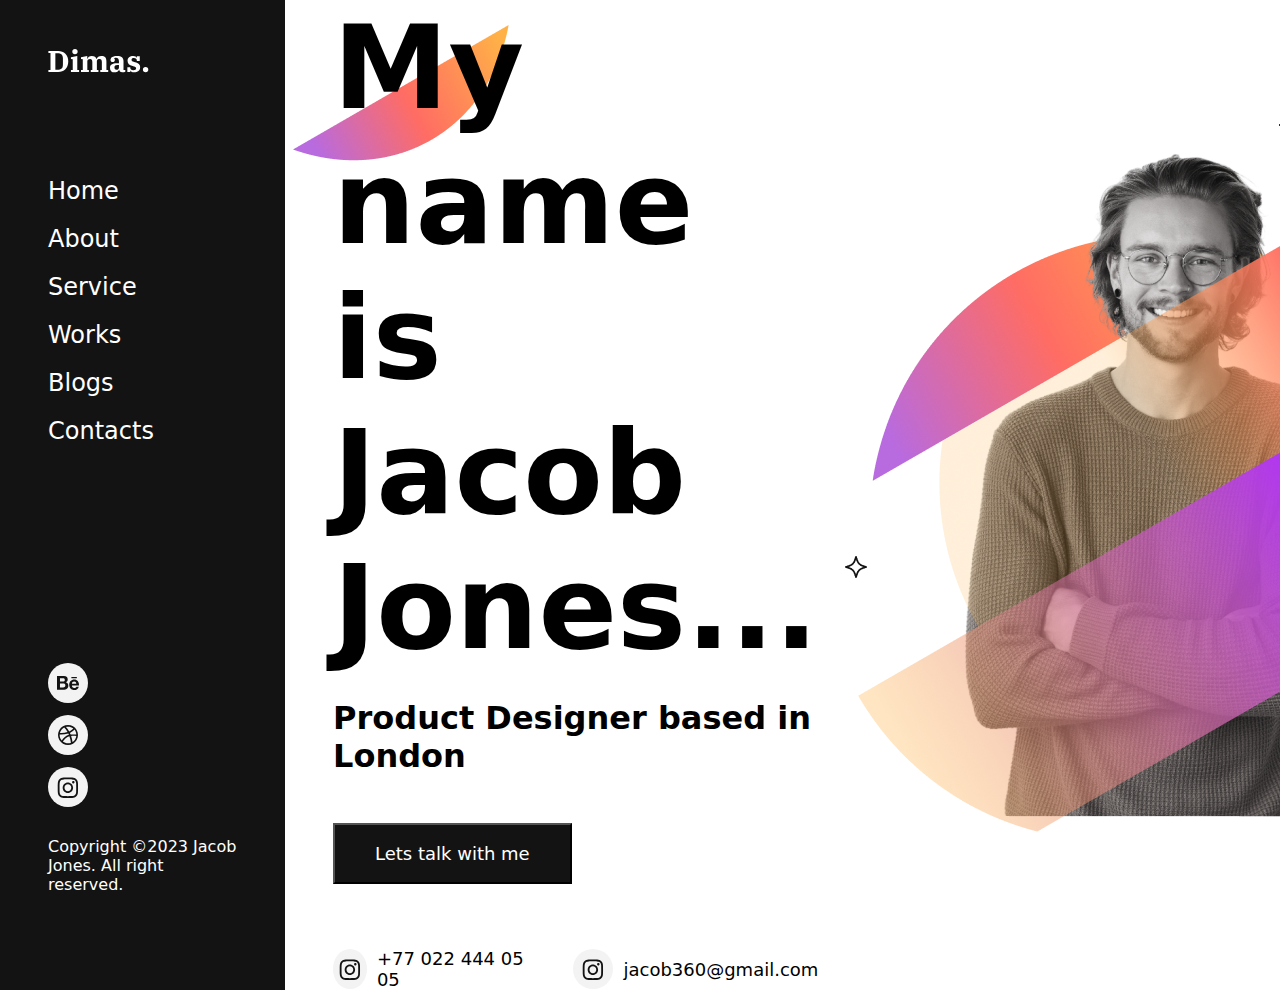
<file: index.html>
<!DOCTYPE html>
<html lang="en">

<head>
    <meta charset="UTF-8">
    <meta name="viewport" content="width=device-width, initial-scale=1.0">
    <title>Blog Portfolio</title>
    <link rel="stylesheet" href="styles.css">

</head>

<body>
    <div class="container">
        <div class="sidebar">
            <div class="logo-container">
                <svg width="101" height="25" viewBox="0 0 101 25" fill="none" xmlns="http://www.w3.org/2000/svg">
                    <path
                        d="M0.401875 22.02H2.50188V5.04H0.401875V3.06H10.1819C11.6219 3.06 12.9519 3.3 14.1719 3.78C15.4119 4.24 16.4819 4.92 17.3819 5.82C18.2819 6.7 18.9819 7.79 19.4819 9.09C20.0019 10.39 20.2619 11.87 20.2619 13.53C20.2619 15.19 20.0019 16.67 19.4819 17.97C18.9819 19.27 18.2819 20.37 17.3819 21.27C16.4819 22.15 15.4119 22.83 14.1719 23.31C12.9519 23.77 11.6219 24 10.1819 24H0.401875V22.02ZM7.36188 21.84H9.31188C10.3119 21.84 11.1619 21.74 11.8619 21.54C12.5819 21.34 13.1619 21.03 13.6019 20.61C14.0619 20.17 14.3919 19.6 14.5919 18.9C14.8119 18.18 14.9219 17.31 14.9219 16.29V10.77C14.9219 9.75 14.8119 8.89 14.5919 8.19C14.3919 7.47 14.0619 6.9 13.6019 6.48C13.1619 6.04 12.5819 5.72 11.8619 5.52C11.1619 5.32 10.3119 5.22 9.31188 5.22H7.36188V21.84ZM26.9784 6.21C26.1384 6.21 25.4784 5.98 24.9984 5.52C24.5384 5.06 24.3084 4.44 24.3084 3.66V3.51C24.3084 2.73 24.5384 2.11 24.9984 1.65C25.4784 1.19 26.1384 0.96 26.9784 0.96C27.8184 0.96 28.4684 1.19 28.9284 1.65C29.4084 2.11 29.6484 2.73 29.6484 3.51V3.66C29.6484 4.44 29.4084 5.06 28.9284 5.52C28.4684 5.98 27.8184 6.21 26.9784 6.21ZM22.9284 22.02H24.7284V11.31L22.9284 10.92V9.21L29.2884 7.92V22.02H31.0884V24H22.9284V22.02ZM32.9772 22.02H34.7772V11.31L32.9772 10.92V9.21L39.2472 7.92V10.89H39.3972C39.6772 10.09 40.1572 9.4 40.8372 8.82C41.5372 8.22 42.5072 7.92 43.7472 7.92C45.1072 7.92 46.1672 8.17 46.9272 8.67C47.7072 9.17 48.2372 9.91 48.5172 10.89H48.6372C48.9572 10.11 49.4972 9.42 50.2572 8.82C51.0172 8.22 52.0272 7.92 53.2872 7.92C55.1672 7.92 56.4872 8.4 57.2472 9.36C58.0272 10.32 58.4172 11.77 58.4172 13.71V22.02H60.2172V24H52.2972V22.02H53.8572V13.89C53.8572 12.83 53.6772 12.08 53.3172 11.64C52.9772 11.18 52.3872 10.95 51.5472 10.95C51.2072 10.95 50.8772 11 50.5572 11.1C50.2372 11.18 49.9472 11.32 49.6872 11.52C49.4472 11.7 49.2472 11.94 49.0872 12.24C48.9472 12.54 48.8772 12.89 48.8772 13.29V22.02H50.4372V24H42.7572V22.02H44.3172V13.89C44.3172 12.83 44.1372 12.08 43.7772 11.64C43.4372 11.18 42.8572 10.95 42.0372 10.95C41.3372 10.95 40.7072 11.14 40.1472 11.52C39.6072 11.88 39.3372 12.47 39.3372 13.29V22.02H40.8972V24H32.9772V22.02ZM66.8383 24.36C65.1383 24.36 63.8983 23.97 63.1183 23.19C62.3583 22.39 61.9783 21.28 61.9783 19.86C61.9783 16.76 64.2683 15.21 68.8483 15.21H70.9483V13.5C70.9483 12.28 70.7183 11.36 70.2583 10.74C69.7983 10.12 68.9983 9.81 67.8583 9.81C67.4383 9.81 67.0783 9.84 66.7783 9.9C66.4783 9.96 66.2183 10.04 65.9983 10.14V10.29C66.1983 10.39 66.3883 10.57 66.5683 10.83C66.7683 11.09 66.8683 11.44 66.8683 11.88C66.8683 12.48 66.6783 12.99 66.2983 13.41C65.9183 13.81 65.3483 14.01 64.5883 14.01C63.9883 14.01 63.4883 13.8 63.0883 13.38C62.6883 12.96 62.4883 12.43 62.4883 11.79C62.4883 11.31 62.6283 10.84 62.9083 10.38C63.1883 9.9 63.6083 9.48 64.1683 9.12C64.7283 8.76 65.4183 8.47 66.2383 8.25C67.0783 8.03 68.0383 7.92 69.1183 7.92C71.2983 7.92 72.9083 8.39 73.9483 9.33C74.9883 10.25 75.5083 11.56 75.5083 13.26V22.02H77.3083V23.73C76.9683 23.93 76.5283 24.08 75.9883 24.18C75.4483 24.3 74.8883 24.36 74.3083 24.36C73.2083 24.36 72.4283 24.11 71.9683 23.61C71.5283 23.09 71.3083 22.45 71.3083 21.69V21.63H71.1283C70.9883 21.97 70.8083 22.3 70.5883 22.62C70.3883 22.94 70.1183 23.23 69.7783 23.49C69.4583 23.75 69.0583 23.96 68.5783 24.12C68.0983 24.28 67.5183 24.36 66.8383 24.36ZM68.5483 21.66C69.2883 21.66 69.8683 21.49 70.2883 21.15C70.7283 20.81 70.9483 20.22 70.9483 19.38V17.01H69.3283C68.3683 17.01 67.6483 17.21 67.1683 17.61C66.7083 18.01 66.4783 18.58 66.4783 19.32V19.8C66.4783 20.44 66.6683 20.91 67.0483 21.21C67.4283 21.51 67.9283 21.66 68.5483 21.66ZM86.047 24.36C84.947 24.36 84.107 24.16 83.527 23.76C82.947 23.34 82.577 22.88 82.417 22.38H82.297V24H79.357V19.32H82.297V19.8C82.297 20.58 82.537 21.17 83.017 21.57C83.497 21.97 84.277 22.17 85.357 22.17C86.317 22.17 87.017 22.02 87.457 21.72C87.897 21.42 88.117 20.96 88.117 20.34C88.117 19.84 87.957 19.46 87.637 19.2C87.317 18.92 86.787 18.67 86.047 18.45L84.637 18.06C82.897 17.58 81.607 16.94 80.767 16.14C79.947 15.32 79.537 14.22 79.537 12.84C79.537 11.26 80.057 10.05 81.097 9.21C82.137 8.35 83.507 7.92 85.207 7.92C86.267 7.92 87.077 8.12 87.637 8.52C88.197 8.92 88.557 9.37 88.717 9.87H88.837V8.28H91.777V12.96H88.837V12.42C88.837 11.66 88.597 11.09 88.117 10.71C87.657 10.31 86.897 10.11 85.837 10.11C84.317 10.11 83.557 10.66 83.557 11.76C83.557 12.28 83.707 12.7 84.007 13.02C84.327 13.34 84.897 13.6 85.717 13.8L87.007 14.13C87.847 14.35 88.587 14.6 89.227 14.88C89.867 15.16 90.397 15.5 90.817 15.9C91.257 16.28 91.587 16.75 91.807 17.31C92.027 17.85 92.137 18.5 92.137 19.26C92.137 20.92 91.577 22.19 90.457 23.07C89.337 23.93 87.867 24.36 86.047 24.36ZM97.5913 24.36C96.7113 24.36 96.0413 24.11 95.5813 23.61C95.1213 23.09 94.8913 22.47 94.8913 21.75V21.63C94.8913 20.91 95.1213 20.3 95.5813 19.8C96.0413 19.28 96.7113 19.02 97.5913 19.02C98.4713 19.02 99.1413 19.28 99.6013 19.8C100.061 20.3 100.291 20.91 100.291 21.63V21.75C100.291 22.47 100.061 23.09 99.6013 23.61C99.1413 24.11 98.4713 24.36 97.5913 24.36Z"
                        fill="white" />
                </svg>
            </div>
            <div class="menu-container">
                <ul>
                    <li>
                        <a href="/index.html" class="menu-item">
                            Home
                        </a>
                    </li>
                    <li>
                        <a href="./about.html" class="menu-item">
                            About
                        </a>
                    </li>
                    <li>
                        <a href="#" class="menu-item">
                            Service
                        </a>
                    </li>
                    <li>
                        <a href="#" class="menu-item">
                            Works
                        </a>
                    </li>
                    <li>
                        <a href="#" class="menu-item">
                            Blogs
                        </a>
                    </li>
                    <li>
                        <a href="#" class="menu-item">
                            Contacts
                        </a>
                    </li>
                </ul>
            </div>
            <div class="icon-container">
                <div class="icon-wrapper">
                    <svg width="22" height="14" viewBox="0 0 22 14" fill="none" xmlns="http://www.w3.org/2000/svg">
                        <path
                            d="M14.364 0.92608H19.8537V2.27615H14.364V0.92608ZM8.86329 6.26778C10.0768 5.67922 10.7124 4.78382 10.7124 3.40028C10.7124 0.663877 8.70369 0 6.38399 0H0V13.735H6.56285C9.02289 13.735 11.3316 12.5356 11.3316 9.74616C11.3316 8.02231 10.5281 6.74756 8.86329 6.26778ZM2.97736 2.3431H5.77036C6.84628 2.3431 7.81213 2.64714 7.81213 3.91353C7.81213 5.0795 7.06091 5.54812 5.996 5.54812H2.97736V2.3431ZM6.1556 11.4031H2.97461V7.62064H6.21889C7.52871 7.62064 8.35697 8.17573 8.35697 9.58159C8.35697 10.9651 7.36911 11.4031 6.1556 11.4031ZM22 8.90656C22 5.96374 20.3022 3.51185 17.2313 3.51185C14.2457 3.51185 12.2149 5.79079 12.2149 8.77824C12.2149 11.8745 14.1383 14 17.2313 14C19.573 14 21.0892 12.9317 21.8184 10.6527H19.4437C19.185 11.5035 18.1338 11.9498 17.3166 11.9498C15.7371 11.9498 14.9116 11.0126 14.9116 9.4198H21.9807C21.989 9.25523 22 9.08229 22 8.90656ZM14.9116 7.69596C14.9969 6.38773 15.8582 5.57043 17.146 5.57043C18.4998 5.57043 19.1767 6.37657 19.2951 7.69596H14.9116Z"
                            fill="#141313" />
                    </svg>
                </div>
                <div class="icon-wrapper">
                    <svg width="20" height="20" viewBox="0 0 20 20" fill="none" xmlns="http://www.w3.org/2000/svg">
                        <path
                            d="M18.66 4.98C17.766 3.447 16.553 2.233 15.019 1.34C13.486 0.447 11.813 0 10 0C8.187 0 6.514 0.447 4.98 1.34C3.447 2.233 2.233 3.447 1.34 4.98C0.447 6.513 0 8.187 0 10C0 11.813 0.446 13.487 1.34 15.02C2.234 16.554 3.447 17.767 4.981 18.66C6.514 19.553 8.187 20 10 20C11.813 20 13.486 19.553 15.02 18.66C16.553 17.767 17.767 16.554 18.661 15.02C19.554 13.487 20 11.813 20 10C20 8.187 19.554 6.513 18.66 4.98ZM10 1.66C12 1.66 13.772 2.3 15.32 3.579C14.4 4.753 13.034 5.719 11.22 6.479C10.218 4.666 9.132 3.152 7.959 1.939C8.641 1.753 9.319 1.66 10 1.66ZM3.51 4.8C4.264 3.853 5.166 3.114 6.221 2.58C7.433 3.781 8.546 5.28 9.561 7.08C7.561 7.68 5.447 7.98 3.22 7.98C2.647 7.98 2.214 7.967 1.92 7.94C2.227 6.793 2.757 5.747 3.51 4.8ZM1.66 10C1.66 9.946 1.663 9.88 1.67 9.8C1.677 9.72 1.68 9.654 1.68 9.6C1.934 9.614 2.321 9.62 2.841 9.62C5.507 9.62 7.987 9.253 10.28 8.52C10.467 8.893 10.661 9.313 10.86 9.78C9.54 10.073 8.186 10.786 6.799 11.92C5.412 13.054 4.4 14.247 3.76 15.5C2.36 13.913 1.66 12.08 1.66 10ZM10 18.34C8.106 18.34 6.406 17.753 4.899 16.581C5.5 15.394 6.423 14.259 7.67 13.18C8.916 12.1 10.153 11.427 11.38 11.16C12.152 13.293 12.673 15.499 12.94 17.78C11.966 18.153 10.986 18.34 10 18.34ZM17.08 14.38C16.414 15.446 15.554 16.32 14.5 17.001C14.26 14.921 13.8 12.894 13.121 10.92C14.053 10.854 14.886 10.82 15.621 10.82C16.42 10.82 17.307 10.854 18.28 10.92C18.146 12.16 17.746 13.313 17.08 14.38ZM15.84 9.38C14.68 9.38 13.607 9.427 12.62 9.52C12.366 8.867 12.14 8.327 11.94 7.9C14.006 6.994 15.472 5.894 16.339 4.6C17.539 6.014 18.193 7.627 18.299 9.44C17.487 9.4 16.667 9.38 15.84 9.38Z"
                            fill="#141313" />
                    </svg>

                </div>
                <div class="icon-wrapper">
                    <svg width="22" height="21" viewBox="0 0 22 21" fill="none" xmlns="http://www.w3.org/2000/svg">
                        <path
                            d="M20.9801 6.50738C20.9325 5.41665 20.758 4.66678 20.5079 4.01701C20.25 3.3273 19.8532 2.7098 19.3332 2.19647C18.8253 1.67515 18.2102 1.27006 17.5355 1.01348C16.8888 0.760806 16.1506 0.584422 15.0713 0.536332C13.9838 0.484169 13.6386 0.472107 10.8806 0.472107C8.12258 0.472107 7.77736 0.484169 6.69396 0.532259C5.6146 0.58035 4.87254 0.75689 4.22969 1.0094C3.54701 1.27006 2.93594 1.67108 2.42796 2.19647C1.91207 2.7098 1.51136 3.33137 1.25729 4.0131C1.00725 4.66678 0.832703 5.41258 0.785114 6.50331C0.733494 7.60218 0.721558 7.95103 0.721558 10.7381C0.721558 13.5251 0.733494 13.874 0.781083 14.9688C0.828673 16.0595 1.00337 16.8094 1.25341 17.4592C1.51136 18.1489 1.91207 18.7664 2.42796 19.2797C2.93594 19.801 3.55104 20.2061 4.22566 20.4627C4.87254 20.7154 5.61057 20.8917 6.69009 20.9398C7.77333 20.9881 8.1187 21 10.8767 21C13.6347 21 13.98 20.9881 15.0634 20.9398C16.1427 20.8917 16.8848 20.7154 17.5276 20.4627C18.8928 19.9293 19.9722 18.8386 20.5 17.4592C20.7499 16.8055 20.9246 16.0595 20.9722 14.9688C21.0198 13.874 21.0317 13.5251 21.0317 10.7381C21.0317 7.95103 21.0277 7.60218 20.9801 6.50738ZM19.1508 14.8886C19.1071 15.8911 18.9404 16.4325 18.8015 16.7934C18.4602 17.6877 17.7578 18.3975 16.8728 18.7424C16.5157 18.8828 15.9761 19.0512 14.9879 19.0952C13.9164 19.1434 13.5951 19.1553 10.8846 19.1553C8.1742 19.1553 7.84882 19.1434 6.78124 19.0952C5.78914 19.0512 5.25341 18.8828 4.89626 18.7424C4.45586 18.5779 4.05499 18.3173 3.72962 17.9764C3.39231 17.6435 3.13436 17.2425 2.9716 16.7975C2.8327 16.4366 2.66606 15.8911 2.6225 14.8927C2.57476 13.8099 2.56298 13.485 2.56298 10.7461C2.56298 8.00711 2.57476 7.67831 2.6225 6.59964C2.66606 5.59711 2.8327 5.05574 2.9716 4.69482C3.13436 4.24963 3.39231 3.8447 3.73365 3.51575C4.0629 3.17488 4.45974 2.91422 4.90029 2.7499C5.25744 2.60955 5.7972 2.44115 6.78527 2.39698C7.85673 2.34889 8.17823 2.33683 10.8885 2.33683C13.603 2.33683 13.9243 2.34889 14.9919 2.39698C15.984 2.44115 16.5197 2.60955 16.8769 2.7499C17.3173 2.91422 17.7181 3.17488 18.0435 3.51575C18.3808 3.84862 18.6388 4.24963 18.8015 4.69482C18.9404 5.05574 19.1071 5.60102 19.1508 6.59964C19.1984 7.68238 19.2103 8.00711 19.2103 10.7461C19.2103 13.485 19.1984 13.8058 19.1508 14.8886Z"
                            fill="#141313" />
                        <path
                            d="M10.8791 5.46497C7.99811 5.46497 5.66064 7.82688 5.66064 10.7383C5.66064 13.6497 7.99811 16.0117 10.8791 16.0117C13.7602 16.0117 16.0975 13.6497 16.0975 10.7383C16.0975 7.82688 13.7602 5.46497 10.8791 5.46497ZM10.8791 14.159C9.01005 14.159 7.494 12.6272 7.494 10.7383C7.494 8.84947 9.01005 7.31762 10.8791 7.31762C12.7482 7.31762 14.2641 8.84947 14.2641 10.7383C14.2641 12.6272 12.7482 14.159 10.8791 14.159Z"
                            fill="#141313" />
                        <path
                            d="M17.5242 5.25601C17.5242 5.93573 16.9788 6.48686 16.306 6.48686C15.6334 6.48686 15.088 5.93573 15.088 5.25601C15.088 4.57614 15.6334 4.02516 16.306 4.02516C16.9788 4.02516 17.5242 4.57614 17.5242 5.25601Z"
                            fill="#141313" />
                    </svg>

                </div>
            </div>
            <div class="copyright">
                Copyright ©2023 Jacob Jones. All right reserved.
            </div>
        </div>
        <div class="main">
            <div class="content">
                <h1>My name is<b> Jacob Jones...</b></h1>
                <h3>Product Designer based in London</h3>
                <input type="button" value="Lets talk with me" class="btn">
                <div class="social-content">
                    <div class="social-wrapper">
                        <!-- icon here -->
                        <div class="icon-wrapper">
                            <svg width="22" height="21" viewBox="0 0 22 21" fill="none"
                                xmlns="http://www.w3.org/2000/svg">
                                <path
                                    d="M20.9801 6.50738C20.9325 5.41665 20.758 4.66678 20.5079 4.01701C20.25 3.3273 19.8532 2.7098 19.3332 2.19647C18.8253 1.67515 18.2102 1.27006 17.5355 1.01348C16.8888 0.760806 16.1506 0.584422 15.0713 0.536332C13.9838 0.484169 13.6386 0.472107 10.8806 0.472107C8.12258 0.472107 7.77736 0.484169 6.69396 0.532259C5.6146 0.58035 4.87254 0.75689 4.22969 1.0094C3.54701 1.27006 2.93594 1.67108 2.42796 2.19647C1.91207 2.7098 1.51136 3.33137 1.25729 4.0131C1.00725 4.66678 0.832703 5.41258 0.785114 6.50331C0.733494 7.60218 0.721558 7.95103 0.721558 10.7381C0.721558 13.5251 0.733494 13.874 0.781083 14.9688C0.828673 16.0595 1.00337 16.8094 1.25341 17.4592C1.51136 18.1489 1.91207 18.7664 2.42796 19.2797C2.93594 19.801 3.55104 20.2061 4.22566 20.4627C4.87254 20.7154 5.61057 20.8917 6.69009 20.9398C7.77333 20.9881 8.1187 21 10.8767 21C13.6347 21 13.98 20.9881 15.0634 20.9398C16.1427 20.8917 16.8848 20.7154 17.5276 20.4627C18.8928 19.9293 19.9722 18.8386 20.5 17.4592C20.7499 16.8055 20.9246 16.0595 20.9722 14.9688C21.0198 13.874 21.0317 13.5251 21.0317 10.7381C21.0317 7.95103 21.0277 7.60218 20.9801 6.50738ZM19.1508 14.8886C19.1071 15.8911 18.9404 16.4325 18.8015 16.7934C18.4602 17.6877 17.7578 18.3975 16.8728 18.7424C16.5157 18.8828 15.9761 19.0512 14.9879 19.0952C13.9164 19.1434 13.5951 19.1553 10.8846 19.1553C8.1742 19.1553 7.84882 19.1434 6.78124 19.0952C5.78914 19.0512 5.25341 18.8828 4.89626 18.7424C4.45586 18.5779 4.05499 18.3173 3.72962 17.9764C3.39231 17.6435 3.13436 17.2425 2.9716 16.7975C2.8327 16.4366 2.66606 15.8911 2.6225 14.8927C2.57476 13.8099 2.56298 13.485 2.56298 10.7461C2.56298 8.00711 2.57476 7.67831 2.6225 6.59964C2.66606 5.59711 2.8327 5.05574 2.9716 4.69482C3.13436 4.24963 3.39231 3.8447 3.73365 3.51575C4.0629 3.17488 4.45974 2.91422 4.90029 2.7499C5.25744 2.60955 5.7972 2.44115 6.78527 2.39698C7.85673 2.34889 8.17823 2.33683 10.8885 2.33683C13.603 2.33683 13.9243 2.34889 14.9919 2.39698C15.984 2.44115 16.5197 2.60955 16.8769 2.7499C17.3173 2.91422 17.7181 3.17488 18.0435 3.51575C18.3808 3.84862 18.6388 4.24963 18.8015 4.69482C18.9404 5.05574 19.1071 5.60102 19.1508 6.59964C19.1984 7.68238 19.2103 8.00711 19.2103 10.7461C19.2103 13.485 19.1984 13.8058 19.1508 14.8886Z"
                                    fill="#141313" />
                                <path
                                    d="M10.8791 5.46497C7.99811 5.46497 5.66064 7.82688 5.66064 10.7383C5.66064 13.6497 7.99811 16.0117 10.8791 16.0117C13.7602 16.0117 16.0975 13.6497 16.0975 10.7383C16.0975 7.82688 13.7602 5.46497 10.8791 5.46497ZM10.8791 14.159C9.01005 14.159 7.494 12.6272 7.494 10.7383C7.494 8.84947 9.01005 7.31762 10.8791 7.31762C12.7482 7.31762 14.2641 8.84947 14.2641 10.7383C14.2641 12.6272 12.7482 14.159 10.8791 14.159Z"
                                    fill="#141313" />
                                <path
                                    d="M17.5242 5.25601C17.5242 5.93573 16.9788 6.48686 16.306 6.48686C15.6334 6.48686 15.088 5.93573 15.088 5.25601C15.088 4.57614 15.6334 4.02516 16.306 4.02516C16.9788 4.02516 17.5242 4.57614 17.5242 5.25601Z"
                                    fill="#141313" />
                            </svg>
                        </div>
                        <p>+77 022 444 05 05</p>
                    </div>
                    <div class="social-wrapper">
                        <!-- icon here -->
                        <div class="icon-wrapper">
                            <svg width="22" height="21" viewBox="0 0 22 21" fill="none"
                                xmlns="http://www.w3.org/2000/svg">
                                <path
                                    d="M20.9801 6.50738C20.9325 5.41665 20.758 4.66678 20.5079 4.01701C20.25 3.3273 19.8532 2.7098 19.3332 2.19647C18.8253 1.67515 18.2102 1.27006 17.5355 1.01348C16.8888 0.760806 16.1506 0.584422 15.0713 0.536332C13.9838 0.484169 13.6386 0.472107 10.8806 0.472107C8.12258 0.472107 7.77736 0.484169 6.69396 0.532259C5.6146 0.58035 4.87254 0.75689 4.22969 1.0094C3.54701 1.27006 2.93594 1.67108 2.42796 2.19647C1.91207 2.7098 1.51136 3.33137 1.25729 4.0131C1.00725 4.66678 0.832703 5.41258 0.785114 6.50331C0.733494 7.60218 0.721558 7.95103 0.721558 10.7381C0.721558 13.5251 0.733494 13.874 0.781083 14.9688C0.828673 16.0595 1.00337 16.8094 1.25341 17.4592C1.51136 18.1489 1.91207 18.7664 2.42796 19.2797C2.93594 19.801 3.55104 20.2061 4.22566 20.4627C4.87254 20.7154 5.61057 20.8917 6.69009 20.9398C7.77333 20.9881 8.1187 21 10.8767 21C13.6347 21 13.98 20.9881 15.0634 20.9398C16.1427 20.8917 16.8848 20.7154 17.5276 20.4627C18.8928 19.9293 19.9722 18.8386 20.5 17.4592C20.7499 16.8055 20.9246 16.0595 20.9722 14.9688C21.0198 13.874 21.0317 13.5251 21.0317 10.7381C21.0317 7.95103 21.0277 7.60218 20.9801 6.50738ZM19.1508 14.8886C19.1071 15.8911 18.9404 16.4325 18.8015 16.7934C18.4602 17.6877 17.7578 18.3975 16.8728 18.7424C16.5157 18.8828 15.9761 19.0512 14.9879 19.0952C13.9164 19.1434 13.5951 19.1553 10.8846 19.1553C8.1742 19.1553 7.84882 19.1434 6.78124 19.0952C5.78914 19.0512 5.25341 18.8828 4.89626 18.7424C4.45586 18.5779 4.05499 18.3173 3.72962 17.9764C3.39231 17.6435 3.13436 17.2425 2.9716 16.7975C2.8327 16.4366 2.66606 15.8911 2.6225 14.8927C2.57476 13.8099 2.56298 13.485 2.56298 10.7461C2.56298 8.00711 2.57476 7.67831 2.6225 6.59964C2.66606 5.59711 2.8327 5.05574 2.9716 4.69482C3.13436 4.24963 3.39231 3.8447 3.73365 3.51575C4.0629 3.17488 4.45974 2.91422 4.90029 2.7499C5.25744 2.60955 5.7972 2.44115 6.78527 2.39698C7.85673 2.34889 8.17823 2.33683 10.8885 2.33683C13.603 2.33683 13.9243 2.34889 14.9919 2.39698C15.984 2.44115 16.5197 2.60955 16.8769 2.7499C17.3173 2.91422 17.7181 3.17488 18.0435 3.51575C18.3808 3.84862 18.6388 4.24963 18.8015 4.69482C18.9404 5.05574 19.1071 5.60102 19.1508 6.59964C19.1984 7.68238 19.2103 8.00711 19.2103 10.7461C19.2103 13.485 19.1984 13.8058 19.1508 14.8886Z"
                                    fill="#141313" />
                                <path
                                    d="M10.8791 5.46497C7.99811 5.46497 5.66064 7.82688 5.66064 10.7383C5.66064 13.6497 7.99811 16.0117 10.8791 16.0117C13.7602 16.0117 16.0975 13.6497 16.0975 10.7383C16.0975 7.82688 13.7602 5.46497 10.8791 5.46497ZM10.8791 14.159C9.01005 14.159 7.494 12.6272 7.494 10.7383C7.494 8.84947 9.01005 7.31762 10.8791 7.31762C12.7482 7.31762 14.2641 8.84947 14.2641 10.7383C14.2641 12.6272 12.7482 14.159 10.8791 14.159Z"
                                    fill="#141313" />
                                <path
                                    d="M17.5242 5.25601C17.5242 5.93573 16.9788 6.48686 16.306 6.48686C15.6334 6.48686 15.088 5.93573 15.088 5.25601C15.088 4.57614 15.6334 4.02516 16.306 4.02516C16.9788 4.02516 17.5242 4.57614 17.5242 5.25601Z"
                                    fill="#141313" />
                            </svg>
                        </div>
                        <p>jacob360@gmail.com</p>
                    </div>
                </div>
                <img src="/assets/condiment-name.png" alt="condiment" class="condiment-content">
            </div>
            <div class="image-content">
                <img src="./assets/profile-image.png" alt="">
            </div>
            <div class="icon-content">
                <div class="icon-container">
                    <div class="icon-wrapper">
                        <svg width="22" height="14" viewBox="0 0 22 14" fill="none" xmlns="http://www.w3.org/2000/svg">
                            <path
                                d="M14.364 0.92608H19.8537V2.27615H14.364V0.92608ZM8.86329 6.26778C10.0768 5.67922 10.7124 4.78382 10.7124 3.40028C10.7124 0.663877 8.70369 0 6.38399 0H0V13.735H6.56285C9.02289 13.735 11.3316 12.5356 11.3316 9.74616C11.3316 8.02231 10.5281 6.74756 8.86329 6.26778ZM2.97736 2.3431H5.77036C6.84628 2.3431 7.81213 2.64714 7.81213 3.91353C7.81213 5.0795 7.06091 5.54812 5.996 5.54812H2.97736V2.3431ZM6.1556 11.4031H2.97461V7.62064H6.21889C7.52871 7.62064 8.35697 8.17573 8.35697 9.58159C8.35697 10.9651 7.36911 11.4031 6.1556 11.4031ZM22 8.90656C22 5.96374 20.3022 3.51185 17.2313 3.51185C14.2457 3.51185 12.2149 5.79079 12.2149 8.77824C12.2149 11.8745 14.1383 14 17.2313 14C19.573 14 21.0892 12.9317 21.8184 10.6527H19.4437C19.185 11.5035 18.1338 11.9498 17.3166 11.9498C15.7371 11.9498 14.9116 11.0126 14.9116 9.4198H21.9807C21.989 9.25523 22 9.08229 22 8.90656ZM14.9116 7.69596C14.9969 6.38773 15.8582 5.57043 17.146 5.57043C18.4998 5.57043 19.1767 6.37657 19.2951 7.69596H14.9116Z"
                                fill="#141313" />
                        </svg>
                    </div>
                    <div class="icon-wrapper">
                        <svg width="20" height="20" viewBox="0 0 20 20" fill="none" xmlns="http://www.w3.org/2000/svg">
                            <path
                                d="M18.66 4.98C17.766 3.447 16.553 2.233 15.019 1.34C13.486 0.447 11.813 0 10 0C8.187 0 6.514 0.447 4.98 1.34C3.447 2.233 2.233 3.447 1.34 4.98C0.447 6.513 0 8.187 0 10C0 11.813 0.446 13.487 1.34 15.02C2.234 16.554 3.447 17.767 4.981 18.66C6.514 19.553 8.187 20 10 20C11.813 20 13.486 19.553 15.02 18.66C16.553 17.767 17.767 16.554 18.661 15.02C19.554 13.487 20 11.813 20 10C20 8.187 19.554 6.513 18.66 4.98ZM10 1.66C12 1.66 13.772 2.3 15.32 3.579C14.4 4.753 13.034 5.719 11.22 6.479C10.218 4.666 9.132 3.152 7.959 1.939C8.641 1.753 9.319 1.66 10 1.66ZM3.51 4.8C4.264 3.853 5.166 3.114 6.221 2.58C7.433 3.781 8.546 5.28 9.561 7.08C7.561 7.68 5.447 7.98 3.22 7.98C2.647 7.98 2.214 7.967 1.92 7.94C2.227 6.793 2.757 5.747 3.51 4.8ZM1.66 10C1.66 9.946 1.663 9.88 1.67 9.8C1.677 9.72 1.68 9.654 1.68 9.6C1.934 9.614 2.321 9.62 2.841 9.62C5.507 9.62 7.987 9.253 10.28 8.52C10.467 8.893 10.661 9.313 10.86 9.78C9.54 10.073 8.186 10.786 6.799 11.92C5.412 13.054 4.4 14.247 3.76 15.5C2.36 13.913 1.66 12.08 1.66 10ZM10 18.34C8.106 18.34 6.406 17.753 4.899 16.581C5.5 15.394 6.423 14.259 7.67 13.18C8.916 12.1 10.153 11.427 11.38 11.16C12.152 13.293 12.673 15.499 12.94 17.78C11.966 18.153 10.986 18.34 10 18.34ZM17.08 14.38C16.414 15.446 15.554 16.32 14.5 17.001C14.26 14.921 13.8 12.894 13.121 10.92C14.053 10.854 14.886 10.82 15.621 10.82C16.42 10.82 17.307 10.854 18.28 10.92C18.146 12.16 17.746 13.313 17.08 14.38ZM15.84 9.38C14.68 9.38 13.607 9.427 12.62 9.52C12.366 8.867 12.14 8.327 11.94 7.9C14.006 6.994 15.472 5.894 16.339 4.6C17.539 6.014 18.193 7.627 18.299 9.44C17.487 9.4 16.667 9.38 15.84 9.38Z"
                                fill="#141313" />
                        </svg>

                    </div>
                    <div class="icon-wrapper">
                        <svg width="22" height="21" viewBox="0 0 22 21" fill="none" xmlns="http://www.w3.org/2000/svg">
                            <path
                                d="M20.9801 6.50738C20.9325 5.41665 20.758 4.66678 20.5079 4.01701C20.25 3.3273 19.8532 2.7098 19.3332 2.19647C18.8253 1.67515 18.2102 1.27006 17.5355 1.01348C16.8888 0.760806 16.1506 0.584422 15.0713 0.536332C13.9838 0.484169 13.6386 0.472107 10.8806 0.472107C8.12258 0.472107 7.77736 0.484169 6.69396 0.532259C5.6146 0.58035 4.87254 0.75689 4.22969 1.0094C3.54701 1.27006 2.93594 1.67108 2.42796 2.19647C1.91207 2.7098 1.51136 3.33137 1.25729 4.0131C1.00725 4.66678 0.832703 5.41258 0.785114 6.50331C0.733494 7.60218 0.721558 7.95103 0.721558 10.7381C0.721558 13.5251 0.733494 13.874 0.781083 14.9688C0.828673 16.0595 1.00337 16.8094 1.25341 17.4592C1.51136 18.1489 1.91207 18.7664 2.42796 19.2797C2.93594 19.801 3.55104 20.2061 4.22566 20.4627C4.87254 20.7154 5.61057 20.8917 6.69009 20.9398C7.77333 20.9881 8.1187 21 10.8767 21C13.6347 21 13.98 20.9881 15.0634 20.9398C16.1427 20.8917 16.8848 20.7154 17.5276 20.4627C18.8928 19.9293 19.9722 18.8386 20.5 17.4592C20.7499 16.8055 20.9246 16.0595 20.9722 14.9688C21.0198 13.874 21.0317 13.5251 21.0317 10.7381C21.0317 7.95103 21.0277 7.60218 20.9801 6.50738ZM19.1508 14.8886C19.1071 15.8911 18.9404 16.4325 18.8015 16.7934C18.4602 17.6877 17.7578 18.3975 16.8728 18.7424C16.5157 18.8828 15.9761 19.0512 14.9879 19.0952C13.9164 19.1434 13.5951 19.1553 10.8846 19.1553C8.1742 19.1553 7.84882 19.1434 6.78124 19.0952C5.78914 19.0512 5.25341 18.8828 4.89626 18.7424C4.45586 18.5779 4.05499 18.3173 3.72962 17.9764C3.39231 17.6435 3.13436 17.2425 2.9716 16.7975C2.8327 16.4366 2.66606 15.8911 2.6225 14.8927C2.57476 13.8099 2.56298 13.485 2.56298 10.7461C2.56298 8.00711 2.57476 7.67831 2.6225 6.59964C2.66606 5.59711 2.8327 5.05574 2.9716 4.69482C3.13436 4.24963 3.39231 3.8447 3.73365 3.51575C4.0629 3.17488 4.45974 2.91422 4.90029 2.7499C5.25744 2.60955 5.7972 2.44115 6.78527 2.39698C7.85673 2.34889 8.17823 2.33683 10.8885 2.33683C13.603 2.33683 13.9243 2.34889 14.9919 2.39698C15.984 2.44115 16.5197 2.60955 16.8769 2.7499C17.3173 2.91422 17.7181 3.17488 18.0435 3.51575C18.3808 3.84862 18.6388 4.24963 18.8015 4.69482C18.9404 5.05574 19.1071 5.60102 19.1508 6.59964C19.1984 7.68238 19.2103 8.00711 19.2103 10.7461C19.2103 13.485 19.1984 13.8058 19.1508 14.8886Z"
                                fill="#141313" />
                            <path
                                d="M10.8791 5.46497C7.99811 5.46497 5.66064 7.82688 5.66064 10.7383C5.66064 13.6497 7.99811 16.0117 10.8791 16.0117C13.7602 16.0117 16.0975 13.6497 16.0975 10.7383C16.0975 7.82688 13.7602 5.46497 10.8791 5.46497ZM10.8791 14.159C9.01005 14.159 7.494 12.6272 7.494 10.7383C7.494 8.84947 9.01005 7.31762 10.8791 7.31762C12.7482 7.31762 14.2641 8.84947 14.2641 10.7383C14.2641 12.6272 12.7482 14.159 10.8791 14.159Z"
                                fill="#141313" />
                            <path
                                d="M17.5242 5.25601C17.5242 5.93573 16.9788 6.48686 16.306 6.48686C15.6334 6.48686 15.088 5.93573 15.088 5.25601C15.088 4.57614 15.6334 4.02516 16.306 4.02516C16.9788 4.02516 17.5242 4.57614 17.5242 5.25601Z"
                                fill="#141313" />
                        </svg>

                    </div>
                    <div class="horizontal-line"></div>
                </div>
            </div>
        </div>
    </div>
</body>

</html>
</file>
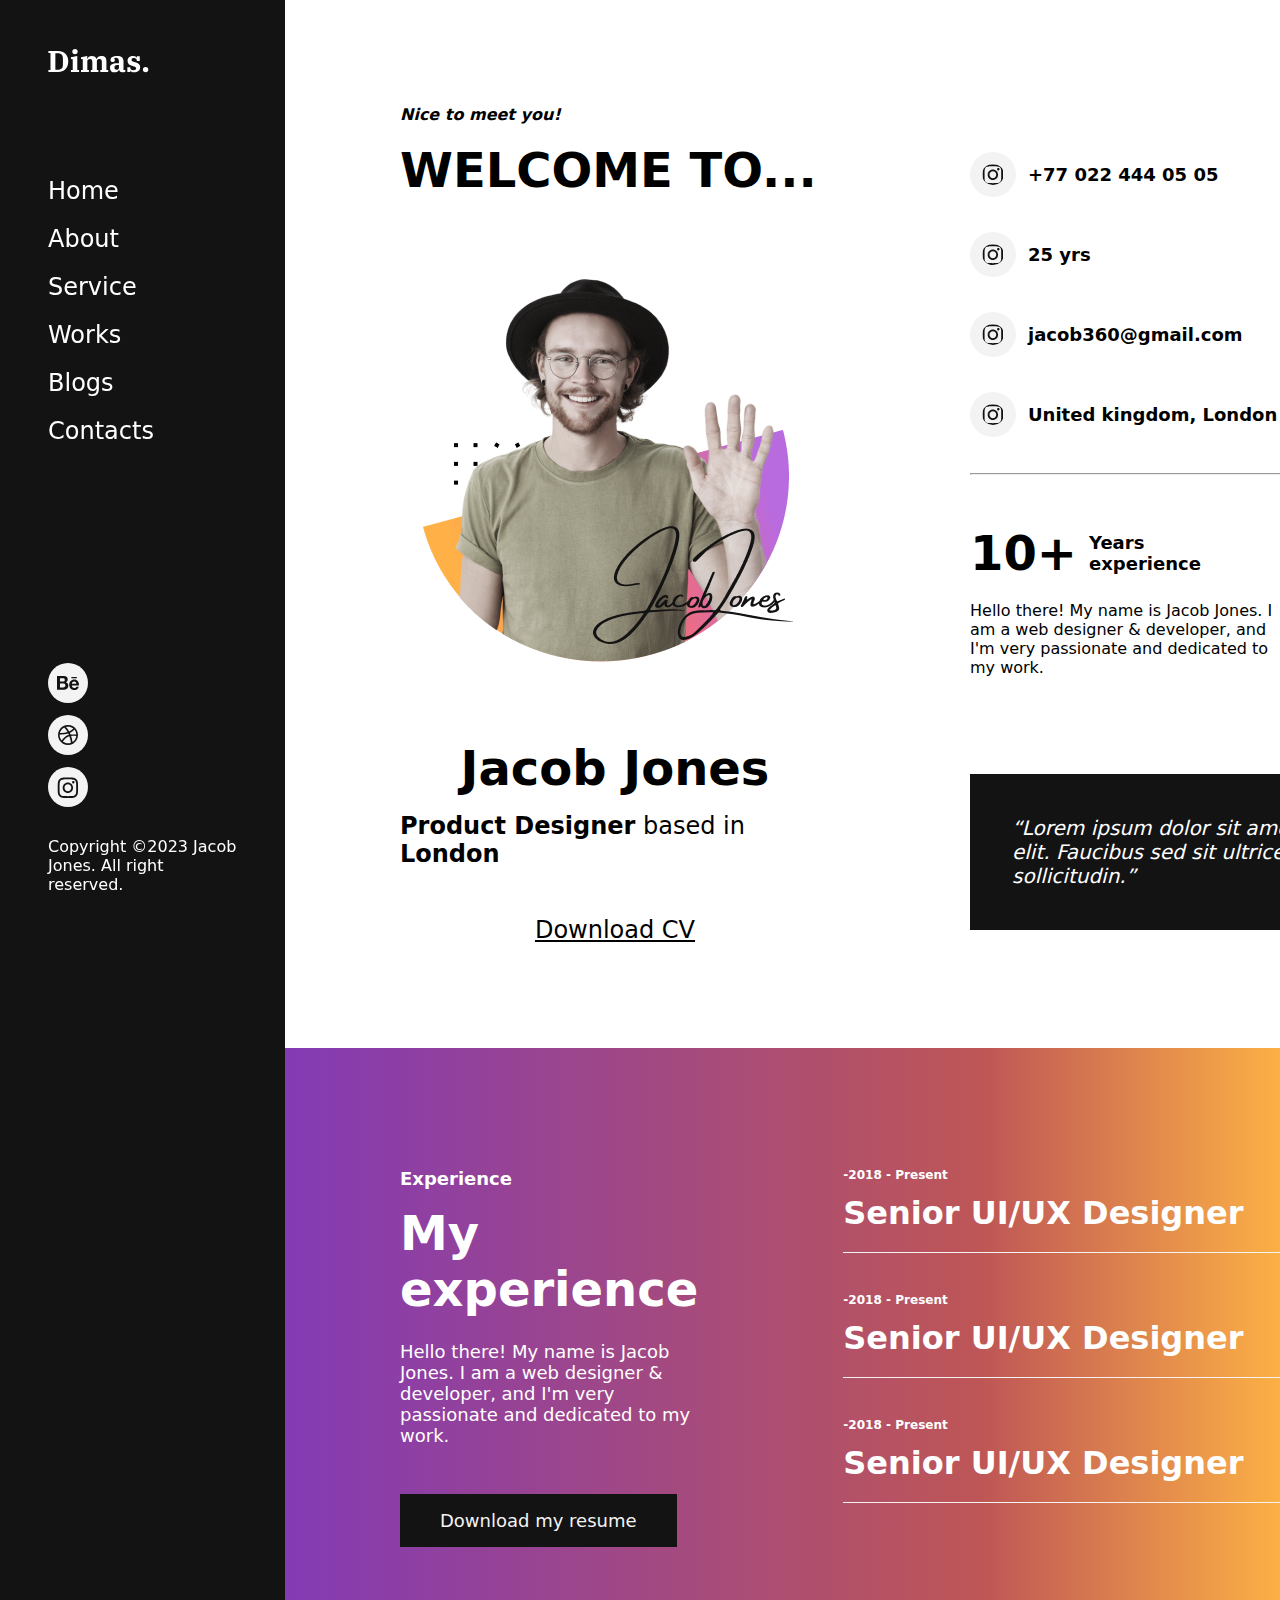
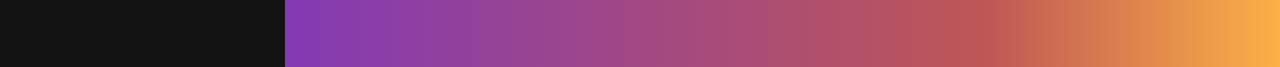
<file: about.html>
<!DOCTYPE html>
<html lang="en">

<head>
    <meta charset="UTF-8">
    <meta name="viewport" content="width=device-width, initial-scale=1.0">
    <title>Blog Portfolio</title>
    <link rel="stylesheet" href="styles.css">
</head>

<body>
    <div class="container">
        <div class="sidebar">
            <div class="sticky">
                <div class="logo-container">
                    <svg width="101" height="25" viewBox="0 0 101 25" fill="none" xmlns="http://www.w3.org/2000/svg">
                        <path
                            d="M0.401875 22.02H2.50188V5.04H0.401875V3.06H10.1819C11.6219 3.06 12.9519 3.3 14.1719 3.78C15.4119 4.24 16.4819 4.92 17.3819 5.82C18.2819 6.7 18.9819 7.79 19.4819 9.09C20.0019 10.39 20.2619 11.87 20.2619 13.53C20.2619 15.19 20.0019 16.67 19.4819 17.97C18.9819 19.27 18.2819 20.37 17.3819 21.27C16.4819 22.15 15.4119 22.83 14.1719 23.31C12.9519 23.77 11.6219 24 10.1819 24H0.401875V22.02ZM7.36188 21.84H9.31188C10.3119 21.84 11.1619 21.74 11.8619 21.54C12.5819 21.34 13.1619 21.03 13.6019 20.61C14.0619 20.17 14.3919 19.6 14.5919 18.9C14.8119 18.18 14.9219 17.31 14.9219 16.29V10.77C14.9219 9.75 14.8119 8.89 14.5919 8.19C14.3919 7.47 14.0619 6.9 13.6019 6.48C13.1619 6.04 12.5819 5.72 11.8619 5.52C11.1619 5.32 10.3119 5.22 9.31188 5.22H7.36188V21.84ZM26.9784 6.21C26.1384 6.21 25.4784 5.98 24.9984 5.52C24.5384 5.06 24.3084 4.44 24.3084 3.66V3.51C24.3084 2.73 24.5384 2.11 24.9984 1.65C25.4784 1.19 26.1384 0.96 26.9784 0.96C27.8184 0.96 28.4684 1.19 28.9284 1.65C29.4084 2.11 29.6484 2.73 29.6484 3.51V3.66C29.6484 4.44 29.4084 5.06 28.9284 5.52C28.4684 5.98 27.8184 6.21 26.9784 6.21ZM22.9284 22.02H24.7284V11.31L22.9284 10.92V9.21L29.2884 7.92V22.02H31.0884V24H22.9284V22.02ZM32.9772 22.02H34.7772V11.31L32.9772 10.92V9.21L39.2472 7.92V10.89H39.3972C39.6772 10.09 40.1572 9.4 40.8372 8.82C41.5372 8.22 42.5072 7.92 43.7472 7.92C45.1072 7.92 46.1672 8.17 46.9272 8.67C47.7072 9.17 48.2372 9.91 48.5172 10.89H48.6372C48.9572 10.11 49.4972 9.42 50.2572 8.82C51.0172 8.22 52.0272 7.92 53.2872 7.92C55.1672 7.92 56.4872 8.4 57.2472 9.36C58.0272 10.32 58.4172 11.77 58.4172 13.71V22.02H60.2172V24H52.2972V22.02H53.8572V13.89C53.8572 12.83 53.6772 12.08 53.3172 11.64C52.9772 11.18 52.3872 10.95 51.5472 10.95C51.2072 10.95 50.8772 11 50.5572 11.1C50.2372 11.18 49.9472 11.32 49.6872 11.52C49.4472 11.7 49.2472 11.94 49.0872 12.24C48.9472 12.54 48.8772 12.89 48.8772 13.29V22.02H50.4372V24H42.7572V22.02H44.3172V13.89C44.3172 12.83 44.1372 12.08 43.7772 11.64C43.4372 11.18 42.8572 10.95 42.0372 10.95C41.3372 10.95 40.7072 11.14 40.1472 11.52C39.6072 11.88 39.3372 12.47 39.3372 13.29V22.02H40.8972V24H32.9772V22.02ZM66.8383 24.36C65.1383 24.36 63.8983 23.97 63.1183 23.19C62.3583 22.39 61.9783 21.28 61.9783 19.86C61.9783 16.76 64.2683 15.21 68.8483 15.21H70.9483V13.5C70.9483 12.28 70.7183 11.36 70.2583 10.74C69.7983 10.12 68.9983 9.81 67.8583 9.81C67.4383 9.81 67.0783 9.84 66.7783 9.9C66.4783 9.96 66.2183 10.04 65.9983 10.14V10.29C66.1983 10.39 66.3883 10.57 66.5683 10.83C66.7683 11.09 66.8683 11.44 66.8683 11.88C66.8683 12.48 66.6783 12.99 66.2983 13.41C65.9183 13.81 65.3483 14.01 64.5883 14.01C63.9883 14.01 63.4883 13.8 63.0883 13.38C62.6883 12.96 62.4883 12.43 62.4883 11.79C62.4883 11.31 62.6283 10.84 62.9083 10.38C63.1883 9.9 63.6083 9.48 64.1683 9.12C64.7283 8.76 65.4183 8.47 66.2383 8.25C67.0783 8.03 68.0383 7.92 69.1183 7.92C71.2983 7.92 72.9083 8.39 73.9483 9.33C74.9883 10.25 75.5083 11.56 75.5083 13.26V22.02H77.3083V23.73C76.9683 23.93 76.5283 24.08 75.9883 24.18C75.4483 24.3 74.8883 24.36 74.3083 24.36C73.2083 24.36 72.4283 24.11 71.9683 23.61C71.5283 23.09 71.3083 22.45 71.3083 21.69V21.63H71.1283C70.9883 21.97 70.8083 22.3 70.5883 22.62C70.3883 22.94 70.1183 23.23 69.7783 23.49C69.4583 23.75 69.0583 23.96 68.5783 24.12C68.0983 24.28 67.5183 24.36 66.8383 24.36ZM68.5483 21.66C69.2883 21.66 69.8683 21.49 70.2883 21.15C70.7283 20.81 70.9483 20.22 70.9483 19.38V17.01H69.3283C68.3683 17.01 67.6483 17.21 67.1683 17.61C66.7083 18.01 66.4783 18.58 66.4783 19.32V19.8C66.4783 20.44 66.6683 20.91 67.0483 21.21C67.4283 21.51 67.9283 21.66 68.5483 21.66ZM86.047 24.36C84.947 24.36 84.107 24.16 83.527 23.76C82.947 23.34 82.577 22.88 82.417 22.38H82.297V24H79.357V19.32H82.297V19.8C82.297 20.58 82.537 21.17 83.017 21.57C83.497 21.97 84.277 22.17 85.357 22.17C86.317 22.17 87.017 22.02 87.457 21.72C87.897 21.42 88.117 20.96 88.117 20.34C88.117 19.84 87.957 19.46 87.637 19.2C87.317 18.92 86.787 18.67 86.047 18.45L84.637 18.06C82.897 17.58 81.607 16.94 80.767 16.14C79.947 15.32 79.537 14.22 79.537 12.84C79.537 11.26 80.057 10.05 81.097 9.21C82.137 8.35 83.507 7.92 85.207 7.92C86.267 7.92 87.077 8.12 87.637 8.52C88.197 8.92 88.557 9.37 88.717 9.87H88.837V8.28H91.777V12.96H88.837V12.42C88.837 11.66 88.597 11.09 88.117 10.71C87.657 10.31 86.897 10.11 85.837 10.11C84.317 10.11 83.557 10.66 83.557 11.76C83.557 12.28 83.707 12.7 84.007 13.02C84.327 13.34 84.897 13.6 85.717 13.8L87.007 14.13C87.847 14.35 88.587 14.6 89.227 14.88C89.867 15.16 90.397 15.5 90.817 15.9C91.257 16.28 91.587 16.75 91.807 17.31C92.027 17.85 92.137 18.5 92.137 19.26C92.137 20.92 91.577 22.19 90.457 23.07C89.337 23.93 87.867 24.36 86.047 24.36ZM97.5913 24.36C96.7113 24.36 96.0413 24.11 95.5813 23.61C95.1213 23.09 94.8913 22.47 94.8913 21.75V21.63C94.8913 20.91 95.1213 20.3 95.5813 19.8C96.0413 19.28 96.7113 19.02 97.5913 19.02C98.4713 19.02 99.1413 19.28 99.6013 19.8C100.061 20.3 100.291 20.91 100.291 21.63V21.75C100.291 22.47 100.061 23.09 99.6013 23.61C99.1413 24.11 98.4713 24.36 97.5913 24.36Z"
                            fill="white" />
                    </svg>
                </div>
                <div class="menu-container">
                    <ul>
                        <li>
                            <a href="/index.html" class="menu-item">
                                Home
                            </a>
                        </li>
                        <li>
                            <a href="./about.html" class="menu-item">
                                About
                            </a>
                        </li>
                        <li>
                            <a href="#" class="menu-item">
                                Service
                            </a>
                        </li>
                        <li>
                            <a href="#" class="menu-item">
                                Works
                            </a>
                        </li>
                        <li>
                            <a href="#" class="menu-item">
                                Blogs
                            </a>
                        </li>
                        <li>
                            <a href="#" class="menu-item">
                                Contacts
                            </a>
                        </li>
                    </ul>
                </div>
                <div class="icon-container">
                    <div class="icon-wrapper">
                        <svg width="22" height="14" viewBox="0 0 22 14" fill="none" xmlns="http://www.w3.org/2000/svg">
                            <path
                                d="M14.364 0.92608H19.8537V2.27615H14.364V0.92608ZM8.86329 6.26778C10.0768 5.67922 10.7124 4.78382 10.7124 3.40028C10.7124 0.663877 8.70369 0 6.38399 0H0V13.735H6.56285C9.02289 13.735 11.3316 12.5356 11.3316 9.74616C11.3316 8.02231 10.5281 6.74756 8.86329 6.26778ZM2.97736 2.3431H5.77036C6.84628 2.3431 7.81213 2.64714 7.81213 3.91353C7.81213 5.0795 7.06091 5.54812 5.996 5.54812H2.97736V2.3431ZM6.1556 11.4031H2.97461V7.62064H6.21889C7.52871 7.62064 8.35697 8.17573 8.35697 9.58159C8.35697 10.9651 7.36911 11.4031 6.1556 11.4031ZM22 8.90656C22 5.96374 20.3022 3.51185 17.2313 3.51185C14.2457 3.51185 12.2149 5.79079 12.2149 8.77824C12.2149 11.8745 14.1383 14 17.2313 14C19.573 14 21.0892 12.9317 21.8184 10.6527H19.4437C19.185 11.5035 18.1338 11.9498 17.3166 11.9498C15.7371 11.9498 14.9116 11.0126 14.9116 9.4198H21.9807C21.989 9.25523 22 9.08229 22 8.90656ZM14.9116 7.69596C14.9969 6.38773 15.8582 5.57043 17.146 5.57043C18.4998 5.57043 19.1767 6.37657 19.2951 7.69596H14.9116Z"
                                fill="#141313" />
                        </svg>
                    </div>
                    <div class="icon-wrapper">
                        <svg width="20" height="20" viewBox="0 0 20 20" fill="none" xmlns="http://www.w3.org/2000/svg">
                            <path
                                d="M18.66 4.98C17.766 3.447 16.553 2.233 15.019 1.34C13.486 0.447 11.813 0 10 0C8.187 0 6.514 0.447 4.98 1.34C3.447 2.233 2.233 3.447 1.34 4.98C0.447 6.513 0 8.187 0 10C0 11.813 0.446 13.487 1.34 15.02C2.234 16.554 3.447 17.767 4.981 18.66C6.514 19.553 8.187 20 10 20C11.813 20 13.486 19.553 15.02 18.66C16.553 17.767 17.767 16.554 18.661 15.02C19.554 13.487 20 11.813 20 10C20 8.187 19.554 6.513 18.66 4.98ZM10 1.66C12 1.66 13.772 2.3 15.32 3.579C14.4 4.753 13.034 5.719 11.22 6.479C10.218 4.666 9.132 3.152 7.959 1.939C8.641 1.753 9.319 1.66 10 1.66ZM3.51 4.8C4.264 3.853 5.166 3.114 6.221 2.58C7.433 3.781 8.546 5.28 9.561 7.08C7.561 7.68 5.447 7.98 3.22 7.98C2.647 7.98 2.214 7.967 1.92 7.94C2.227 6.793 2.757 5.747 3.51 4.8ZM1.66 10C1.66 9.946 1.663 9.88 1.67 9.8C1.677 9.72 1.68 9.654 1.68 9.6C1.934 9.614 2.321 9.62 2.841 9.62C5.507 9.62 7.987 9.253 10.28 8.52C10.467 8.893 10.661 9.313 10.86 9.78C9.54 10.073 8.186 10.786 6.799 11.92C5.412 13.054 4.4 14.247 3.76 15.5C2.36 13.913 1.66 12.08 1.66 10ZM10 18.34C8.106 18.34 6.406 17.753 4.899 16.581C5.5 15.394 6.423 14.259 7.67 13.18C8.916 12.1 10.153 11.427 11.38 11.16C12.152 13.293 12.673 15.499 12.94 17.78C11.966 18.153 10.986 18.34 10 18.34ZM17.08 14.38C16.414 15.446 15.554 16.32 14.5 17.001C14.26 14.921 13.8 12.894 13.121 10.92C14.053 10.854 14.886 10.82 15.621 10.82C16.42 10.82 17.307 10.854 18.28 10.92C18.146 12.16 17.746 13.313 17.08 14.38ZM15.84 9.38C14.68 9.38 13.607 9.427 12.62 9.52C12.366 8.867 12.14 8.327 11.94 7.9C14.006 6.994 15.472 5.894 16.339 4.6C17.539 6.014 18.193 7.627 18.299 9.44C17.487 9.4 16.667 9.38 15.84 9.38Z"
                                fill="#141313" />
                        </svg>

                    </div>
                    <div class="icon-wrapper">
                        <svg width="22" height="21" viewBox="0 0 22 21" fill="none" xmlns="http://www.w3.org/2000/svg">
                            <path
                                d="M20.9801 6.50738C20.9325 5.41665 20.758 4.66678 20.5079 4.01701C20.25 3.3273 19.8532 2.7098 19.3332 2.19647C18.8253 1.67515 18.2102 1.27006 17.5355 1.01348C16.8888 0.760806 16.1506 0.584422 15.0713 0.536332C13.9838 0.484169 13.6386 0.472107 10.8806 0.472107C8.12258 0.472107 7.77736 0.484169 6.69396 0.532259C5.6146 0.58035 4.87254 0.75689 4.22969 1.0094C3.54701 1.27006 2.93594 1.67108 2.42796 2.19647C1.91207 2.7098 1.51136 3.33137 1.25729 4.0131C1.00725 4.66678 0.832703 5.41258 0.785114 6.50331C0.733494 7.60218 0.721558 7.95103 0.721558 10.7381C0.721558 13.5251 0.733494 13.874 0.781083 14.9688C0.828673 16.0595 1.00337 16.8094 1.25341 17.4592C1.51136 18.1489 1.91207 18.7664 2.42796 19.2797C2.93594 19.801 3.55104 20.2061 4.22566 20.4627C4.87254 20.7154 5.61057 20.8917 6.69009 20.9398C7.77333 20.9881 8.1187 21 10.8767 21C13.6347 21 13.98 20.9881 15.0634 20.9398C16.1427 20.8917 16.8848 20.7154 17.5276 20.4627C18.8928 19.9293 19.9722 18.8386 20.5 17.4592C20.7499 16.8055 20.9246 16.0595 20.9722 14.9688C21.0198 13.874 21.0317 13.5251 21.0317 10.7381C21.0317 7.95103 21.0277 7.60218 20.9801 6.50738ZM19.1508 14.8886C19.1071 15.8911 18.9404 16.4325 18.8015 16.7934C18.4602 17.6877 17.7578 18.3975 16.8728 18.7424C16.5157 18.8828 15.9761 19.0512 14.9879 19.0952C13.9164 19.1434 13.5951 19.1553 10.8846 19.1553C8.1742 19.1553 7.84882 19.1434 6.78124 19.0952C5.78914 19.0512 5.25341 18.8828 4.89626 18.7424C4.45586 18.5779 4.05499 18.3173 3.72962 17.9764C3.39231 17.6435 3.13436 17.2425 2.9716 16.7975C2.8327 16.4366 2.66606 15.8911 2.6225 14.8927C2.57476 13.8099 2.56298 13.485 2.56298 10.7461C2.56298 8.00711 2.57476 7.67831 2.6225 6.59964C2.66606 5.59711 2.8327 5.05574 2.9716 4.69482C3.13436 4.24963 3.39231 3.8447 3.73365 3.51575C4.0629 3.17488 4.45974 2.91422 4.90029 2.7499C5.25744 2.60955 5.7972 2.44115 6.78527 2.39698C7.85673 2.34889 8.17823 2.33683 10.8885 2.33683C13.603 2.33683 13.9243 2.34889 14.9919 2.39698C15.984 2.44115 16.5197 2.60955 16.8769 2.7499C17.3173 2.91422 17.7181 3.17488 18.0435 3.51575C18.3808 3.84862 18.6388 4.24963 18.8015 4.69482C18.9404 5.05574 19.1071 5.60102 19.1508 6.59964C19.1984 7.68238 19.2103 8.00711 19.2103 10.7461C19.2103 13.485 19.1984 13.8058 19.1508 14.8886Z"
                                fill="#141313" />
                            <path
                                d="M10.8791 5.46497C7.99811 5.46497 5.66064 7.82688 5.66064 10.7383C5.66064 13.6497 7.99811 16.0117 10.8791 16.0117C13.7602 16.0117 16.0975 13.6497 16.0975 10.7383C16.0975 7.82688 13.7602 5.46497 10.8791 5.46497ZM10.8791 14.159C9.01005 14.159 7.494 12.6272 7.494 10.7383C7.494 8.84947 9.01005 7.31762 10.8791 7.31762C12.7482 7.31762 14.2641 8.84947 14.2641 10.7383C14.2641 12.6272 12.7482 14.159 10.8791 14.159Z"
                                fill="#141313" />
                            <path
                                d="M17.5242 5.25601C17.5242 5.93573 16.9788 6.48686 16.306 6.48686C15.6334 6.48686 15.088 5.93573 15.088 5.25601C15.088 4.57614 15.6334 4.02516 16.306 4.02516C16.9788 4.02516 17.5242 4.57614 17.5242 5.25601Z"
                                fill="#141313" />
                        </svg>

                    </div>
                </div>
                <div class="copyright">
                    Copyright ©2023 Jacob Jones. All right reserved.
                </div>
            </div>
        </div>
        <div class="about">
            <div class="profile-container">
                <div class="profile-content">
                    <div class="profile-heading">
                        <h6><i>Nice to meet you!</i></h6>
                        <h1>Welcome to...</h1>
                    </div>
                    <img src="./assets/profile-about.png" alt="" srcset="">
                    <div class="profile-title">
                        <h1>Jacob Jones</h1>
                        <p><b>Product Designer</b> based in <b>London</b></p>
                        <p><u>Download CV</u></p>
                    </div>
                </div>
                <div class="profile-information">
                    <div class="information-wrapper">
                        <div class="information">
                            <img src="./assets/instagram.svg" alt="">
                            <p>+77 022 444 05 05</p>
                        </div>
                        <div class="information">
                            <img src="./assets/instagram.svg" alt="">
                            <p>25 yrs</p>
                        </div>
                        <div class="information">
                            <img src="./assets/instagram.svg" alt="">
                            <p>jacob360@gmail.com</p>
                        </div>
                        <div class="information">
                            <img src="./assets/instagram.svg" alt="">
                            <p>United kingdom, London</p>
                        </div>
                    </div>
                    <hr>
                    <div class="about-wrapper">
                        <div class="about-content">
                            <div class="about-title">
                                <h1>10+</h1>

                                <h4>Years <br> experience</h4>
                            </div>
                            <p>Hello there! My name is Jacob Jones.
                                I am a web designer & developer, and I'm very passionate and dedicated to my work.</p>
                        </div>
                        <div class="about-content">
                            <div class="about-title">
                                <h1>14</h1>
                                <h4>Clients <br> Worldwide...</h4>
                            </div>
                            <p>With 10+ years experience as a professional a graphic designer,
                                I have acquired the skills and knowledge necessary to make your project a success.</p>
                        </div>
                    </div>
                    <div class="quote">
                        <p> <i>“Lorem ipsum dolor sit amet, consectetur adipiscing elit. Faucibus sed sit ultrices et
                                sed
                                metus
                                sollicitudin.”</i></p>
                    </div>
                </div>
            </div>
            <div class="experience">
                <div class="experience-wrapper">
                    <h6>Experience</h6>
                    <h1>My experience</h1>
                    <p>Hello there! My name is Jacob Jones.
                        I am a web designer & developer, and I'm very passionate and dedicated to my work.</p>
                    <input type="button" value="Download my resume">
                </div>
                <div class="timeline-wrapper">
                    <div class="timeline-content">
                        <div class="timeline-title">
                            <h6>-2018 - Present</h6>
                            <h6>-Rolling Thunder</h6>
                        </div>
                        <h4>
                            Senior UI/UX Designer
                        </h4>
                    </div>
                    <div class="timeline-content">
                        <div class="timeline-title">
                            <h6>-2018 - Present</h6>
                            <h6>-Rolling Thunder</h6>
                        </div>
                        <h4>
                            Senior UI/UX Designer
                        </h4>
                    </div>
                    <div class="timeline-content">
                        <div class="timeline-title">
                            <h6>-2018 - Present</h6>
                            <h6>-Rolling Thunder</h6>
                        </div>
                        <h4>
                            Senior UI/UX Designer
                        </h4>
                    </div>
                </div>
            </div>
        </div>
    </div>
</body>

</html>
</file>
<file: styles.css>
* {
    margin: 0;
    padding: 0;
    box-sizing: border-box;
    font-family: system-ui, -apple-system, BlinkMacSystemFont, 'Segoe UI', Roboto, Oxygen, Ubuntu, Cantarell, 'Open Sans', 'Helvetica Neue', sans-serif;
}

li {
    list-style: none;
}

.container {
    display: flex;
    max-width: 1660px;
}

.sidebar {
    background-color: #141313;
    color: #fff;
    padding: 48px;
    width: 285px;
    min-height: 100vh;
}

.sticky {
    position: sticky;
    top: 0;
    left: 0;
}

.stick {
    position: fixed;
}

.logo-container {
    margin-bottom: 100px;
}

.menu-container {
    margin-bottom: 218px;
}

.menu-container ul li {
    font-family: Helvetica, sans-serif;
    font-size: 24px;
    margin-bottom: 20px;
}

.menu-item {
    cursor: pointer;
    position: relative;
    color: white;
    text-decoration: none;
}

.menu-item::after {
    content: "";
    position: absolute;
    width: 0%;
    height: 4px;
    left: 0;
    top: 45%;
    transition: 300ms ease-in-out;
    background: linear-gradient(90deg, rgba(204, 128, 28, 1) 0%, rgba(226, 145, 14, 1) 35%, rgba(255, 205, 0, 1) 100%);
}

.menu-item:hover::after {
    width: 100%;
}

.menu-item:active::after {
    width: 100%;
}


.icon-container {
    display: flex;
    flex-direction: column;
    gap: 12px;
    margin-bottom: 30px;
}

.icon-wrapper {
    background-color: #F3F3F3;
    border-radius: 100%;
    height: 40px;
    width: 40px;
    display: flex;
    justify-content: center;
    align-items: center;
}

.main {
    width: calc(100% - 285px);
    padding-left: 48px;
    display: flex;
    align-items: center;
    justify-content: space-between;
}

.content {
    position: relative;
    width: 515px;
}

.condiment-content {
    position: absolute;
    top: 25px;
    left: -40px;
    z-index: -1;
}

.content h1 {
    font-size: 116px;
    margin-bottom: 24px;
}

.content h3 {
    font-size: 32px;
}

.btn {
    font-size: 18px;
    color: #fff;
    background-color: #141313;
    padding: 18px 40px;
    margin-top: 48px;
    margin-bottom: 64px;
}

.social-content {
    display: flex;
    gap: 48px;
}

.social-wrapper {
    display: flex;
    align-items: center;
    gap: 10px;
}

.social-wrapper p {
    font-size: 18px;
}

.horizontal-line {
    height: 131px;
    width: 2px;
    background-color: #bdbdbd;
    align-self: center;
}

.profile-container {
    display: flex;
    align-items: center;
    padding: 105px 0 72px 115px;
    gap: 140px;
}

.profile-heading {
    margin-bottom: 55px;
}

.profile-heading h6 {
    margin-bottom: 18px;
    font-size: 16px;
}

.profile-heading h1 {
    font-size: 48px;
    text-transform: uppercase;
}

.profile-content img {
    margin-bottom: 50px;
}

/* .profile-information {
    justify-self: flex-end;
} */

.profile-title {
    display: flex;
    flex-direction: column;
    align-items: center;
    gap: 16px
}

.profile-title h1 {
    font-size: 48px;
}

.profile-title p {
    font-size: 24px;
    margin-bottom: 32px;
    cursor: pointer;
}

.information-wrapper {
    display: flex;
    flex-wrap: wrap;
    padding-bottom: 36px;
    row-gap: 35px;
}

.information {
    display: flex;
    align-items: center;
    font-size: 18px;
    font-weight: bold;
    width: 340px;
    column-gap: 12px;
}

.information img {
    background-color: #F3F3F3;
    border-radius: 100%;
    padding: 12px;
}

.about {
    display: flex;
    flex-direction: column;
    width: calc(100% - 285px);
}

.about-wrapper {
    padding-top: 50px;
    display: flex;
    margin-bottom: 78px;
}

.about-content {
    width: 315px;
}

.about-title {
    display: flex;
    align-items: center;
    gap: 12px;
    margin-bottom: 20px;
}

.about-title h1 {
    font-size: 48px;
}

.about-title h4 {
    font-size: 18px;
}

.about-title p {
    font-size: 18px;
}

.quote {
    background-color: #141313;
    color: #fff;
    padding: 42px;
    font-size: 20px;
}

.experience {
    padding: 120px 115px;
    display: flex;
    gap: 145px;
    background: rgb(131, 58, 180);
    background: linear-gradient(90deg, rgba(131, 58, 180, 1) 0%, rgba(190, 86, 86, 1) 70%, rgba(252, 176, 69, 1) 100%);
    ;
    color: #fff;
}

.experience-wrapper {
    width: 440px;
}

.experience-wrapper h6 {
    font-size: 18px;
    font-weight: 600;
    margin-bottom: 16px;
}

.experience-wrapper h1 {
    font-size: 48px;
    margin-bottom: 24px;
}

.experience-wrapper p {
    font-size: 18px;
    margin-bottom: 48px;
}

.experience-wrapper input {
    padding: 16px 40px;
    background-color: #141313;
    color: #F3F3F3;
    border-style: none;
    font-size: 18px;
}

.timeline-content {
    width: 550px;
    padding-bottom: 20px;
    border-bottom: 1px solid #F3F3F3;
    margin-bottom: 40px;
}

.timeline-title {
    display: flex;
    justify-content: space-between;
    font-size: 18px;
    margin-bottom: 12px;
}

.timeline-content h4 {
    font-size: 32px;
}
</file>
